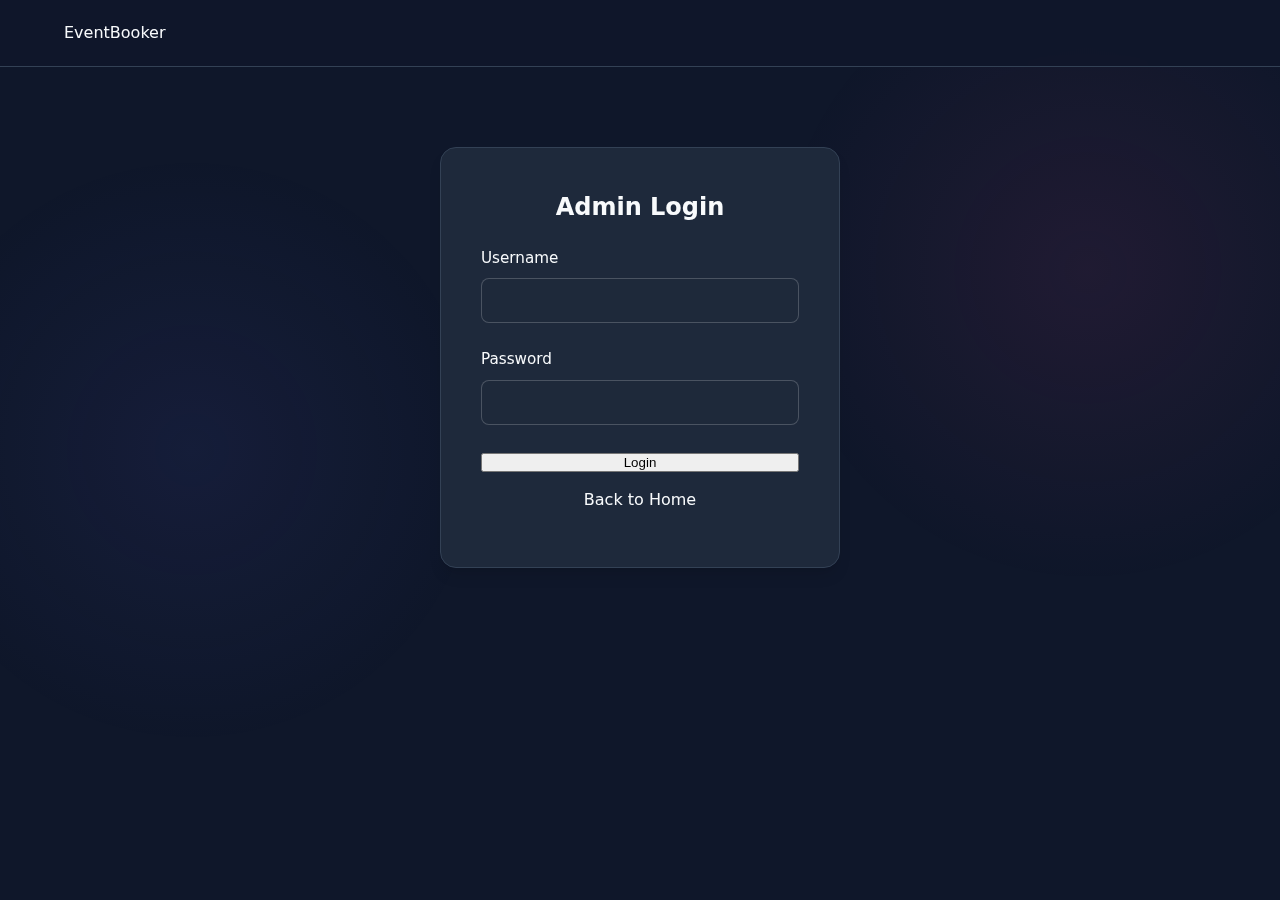
<file: admin-dashboard.html>
<!DOCTYPE html>
<html lang="en">

<head>
    <meta charset="UTF-8">
    <meta name="viewport" content="width=device-width, initial-scale=1.0">
    <title>Admin Dashboard - Event Booking System</title>
    <link rel="stylesheet" href="styles.css">
</head>

<body>
    <header>
        <div class="container">
            <nav>
                <div class="logo">EventBooker Admin</div>
                <div class="hamburger">
                    <span></span>
                    <span></span>
                    <span></span>
                </div>
                <ul class="nav-links">
                    <li><a href="index.html">View Site</a></li>
                    <li><a href="#" id="logout-btn">Logout</a></li>
                </ul>
            </nav>
        </div>
    </header>

    <main class="container">
        <div class="dashboard-header">
            <h2>Manage Events</h2>
            <button id="add-event-btn" class="btn">Add New Event</button>
        </div>

        <table class="admin-table">
            <thead>
                <tr>
                    <th>Title</th>
                    <th>Date</th>
                    <th>Venue</th>
                    <th>Actions</th>
                </tr>
            </thead>
            <tbody id="events-table-body">
                <!-- Events loaded via JS -->
            </tbody>
        </table>
    </main>

    <!-- Add/Edit Event Modal -->
    <div id="event-modal" class="modal">
        <div class="modal-content" style="max-width: 600px; text-align: left;">
            <h2 id="modal-title" style="margin-bottom: 20px;">Add Event</h2>
            <form id="event-form">
                <input type="hidden" id="event-id">

                <div class="form-group">
                    <label for="title">Event Title</label>
                    <input type="text" id="title" required>
                </div>

                <div class="form-group">
                    <label for="date">Date & Time</label>
                    <input type="datetime-local" id="date" required>
                </div>

                <div class="form-group">
                    <label for="venue">Venue</label>
                    <input type="text" id="venue" required>
                </div>

                <div class="form-group">
                    <label for="price">Price ($)</label>
                    <input type="number" id="price" min="0" required>
                </div>

                <div class="form-group">
                    <label for="description">Description</label>
                    <textarea id="description" rows="4" required></textarea>
                </div>

                <div class="form-group">
                    <label for="image">Image Emoji/Icon</label>
                    <input type="text" id="image" placeholder="e.g. 🎸" required>
                </div>

                <div style="text-align: right;">
                    <button type="button" class="btn btn-secondary" id="cancel-modal">Cancel</button>
                    <button type="submit" class="btn">Save Event</button>
                </div>
            </form>
        </div>
    </div>

    <script src="script.js"></script>
    <script src="admin.js"></script>
</body>

</html>
</file>
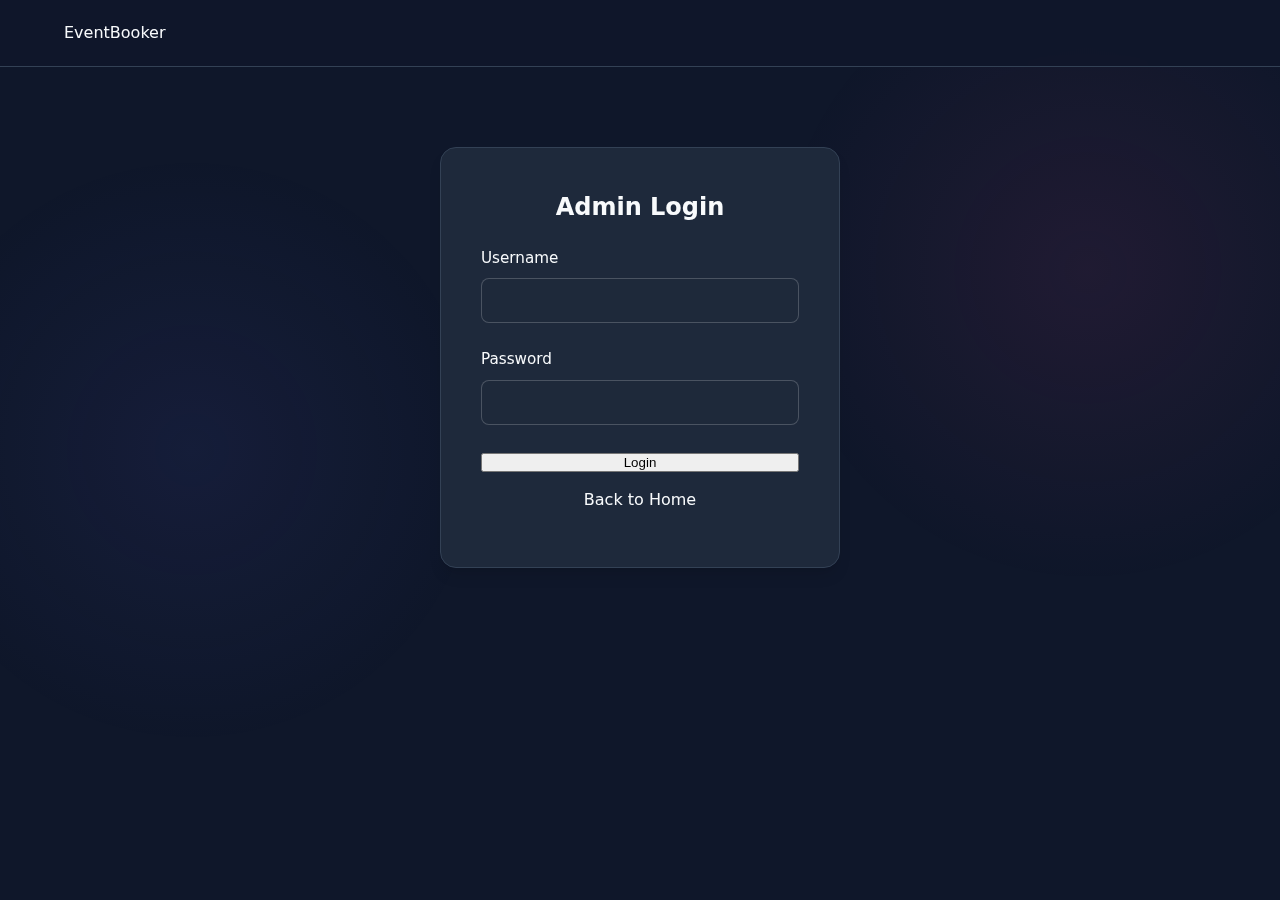
<file: admin.html>
<!DOCTYPE html>
<html lang="en">

<head>
    <meta charset="UTF-8">
    <meta name="viewport" content="width=device-width, initial-scale=1.0">
    <title>Admin Login - Event Booking System</title>
    <link rel="stylesheet" href="styles.css">
</head>

<body>
    <header>
        <div class="container">
            <a href="index.html" class="logo">EventBooker</a>
        </div>
    </header>

    <main class="container">
        <div class="form-container" style="max-width: 400px; margin-top: 80px;">
            <h2 style="text-align: center; margin-bottom: 20px;">Admin Login</h2>
            <form id="login-form">
                <div class="form-group">
                    <label for="username">Username</label>
                    <input type="text" id="username" required>
                </div>
                <div class="form-group">
                    <label for="password">Password</label>
                    <input type="password" id="password" required>
                </div>
                <button type="submit" class="btn" style="width: 100%; margin-bottom: 15px;">Login</button>
                <a href="index.html" class="btn btn-secondary"
                    style="width: 100%; text-align: center; display: block;">Back to Home</a>
                <p id="login-error" style="color: #ef4444; margin-top: 15px; text-align: center;"></p>
            </form>
        </div>
    </main>

    <script src="script.js"></script>
    <script src="admin.js"></script>
</body>

</html>
</file>
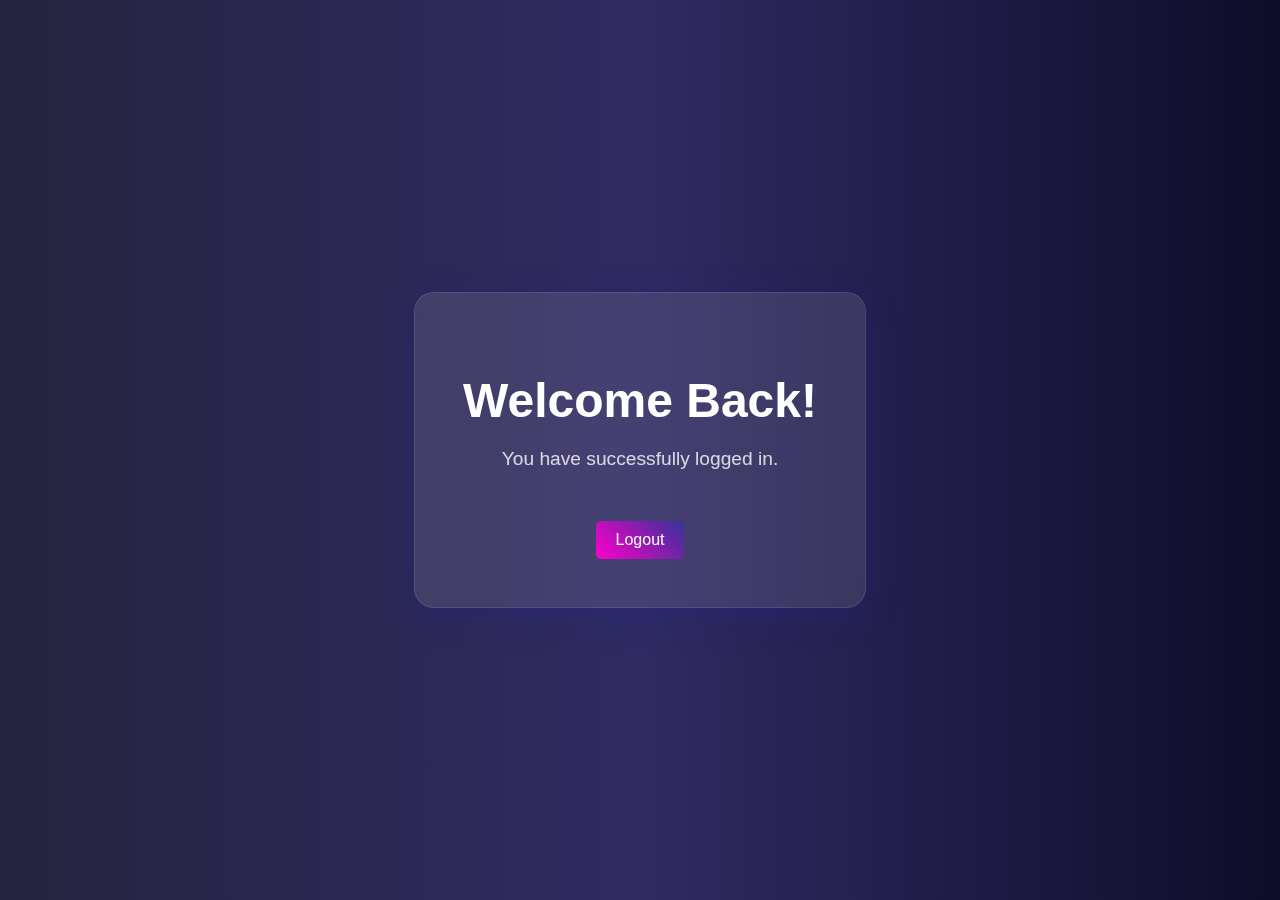
<file: dashboard.html>
<!DOCTYPE html>
<html lang="en">

<head>
    <meta charset="UTF-8">
    <meta name="viewport" content="width=device-width, initial-scale=1.0">
    <title>Dashboard</title>
    <style>
        body {
            margin: 0;
            padding: 0;
            font-family: 'Segoe UI', Tahoma, Geneva, Verdana, sans-serif;
            background: #0f0c29;
            background: linear-gradient(to right, #24243e, #302b63, #0f0c29);
            color: white;
            display: flex;
            justify-content: center;
            align-items: center;
            height: 100vh;
            overflow: hidden;
        }

        .container {
            text-align: center;
            background: rgba(255, 255, 255, 0.1);
            backdrop-filter: blur(10px);
            padding: 3rem;
            border-radius: 20px;
            border: 1px solid rgba(255, 255, 255, 0.1);
            box-shadow: 0 8px 32px 0 rgba(31, 38, 135, 0.37);
            animation: fadeIn 1s ease-out;
        }

        h1 {
            font-size: 3rem;
            margin-bottom: 1rem;
        }

        p {
            font-size: 1.2rem;
            opacity: 0.8;
        }

        .btn {
            margin-top: 2rem;
            padding: 10px 20px;
            background: linear-gradient(45deg, #ff00cc, #333399);
            border: none;
            border-radius: 5px;
            color: white;
            cursor: pointer;
            font-size: 1rem;
            transition: transform 0.3s ease;
            text-decoration: none;
            display: inline-block;
        }

        .btn:hover {
            transform: scale(1.05);
        }

        @keyframes fadeIn {
            from {
                opacity: 0;
                transform: translateY(20px);
            }

            to {
                opacity: 1;
                transform: translateY(0);
            }
        }
    </style>
</head>

<body>
    <div class="container">
        <h1>Welcome Back!</h1>
        <p>You have successfully logged in.</p>
        <a href="login.html" class="btn">Logout</a>
    </div>
</body>

</html>
</file>
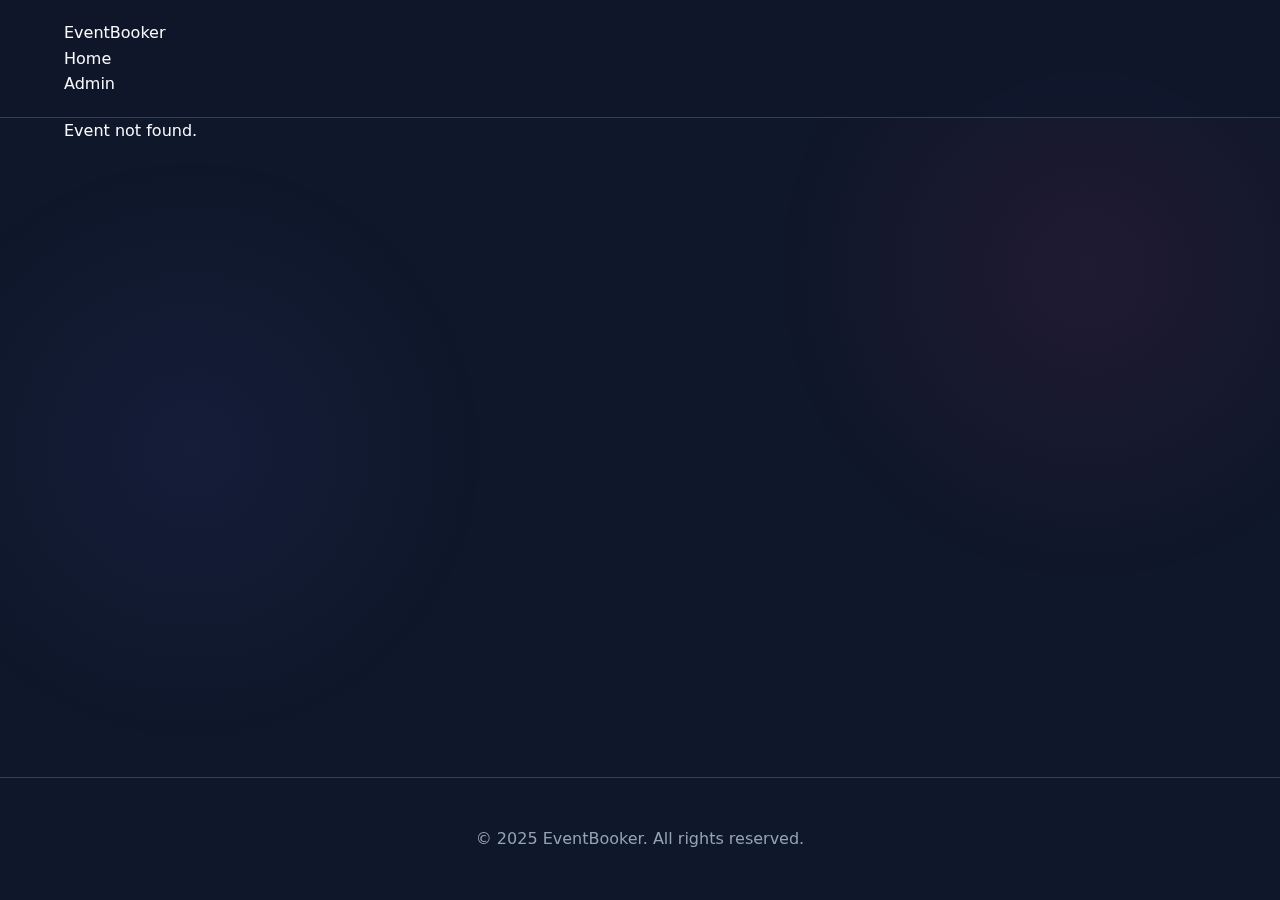
<file: event-details.html>
<!DOCTYPE html>
<html lang="en">

<head>
    <meta charset="UTF-8">
    <meta name="viewport" content="width=device-width, initial-scale=1.0">
    <title>Event Details - Event Booking System</title>
    <link rel="stylesheet" href="styles.css">
</head>

<body>
    <header>
        <div class="container">
            <nav>
                <div class="logo">EventBooker</div>
                <div class="hamburger">
                    <span></span>
                    <span></span>
                    <span></span>
                </div>
                <ul class="nav-links">
                    <li><a href="index.html">Home</a></li>
                    <li><a href="admin.html">Admin</a></li>
                </ul>
            </nav>
        </div>
    </header>

    <main class="container" id="event-details-content">
        <!-- Content loaded via JS -->
        <p>Loading event details...</p>
    </main>

    <footer>
        <div class="container">
            <p>&copy; 2025 EventBooker. All rights reserved.</p>
        </div>
    </footer>

    <script src="script.js"></script>
</body>

</html>
</file>
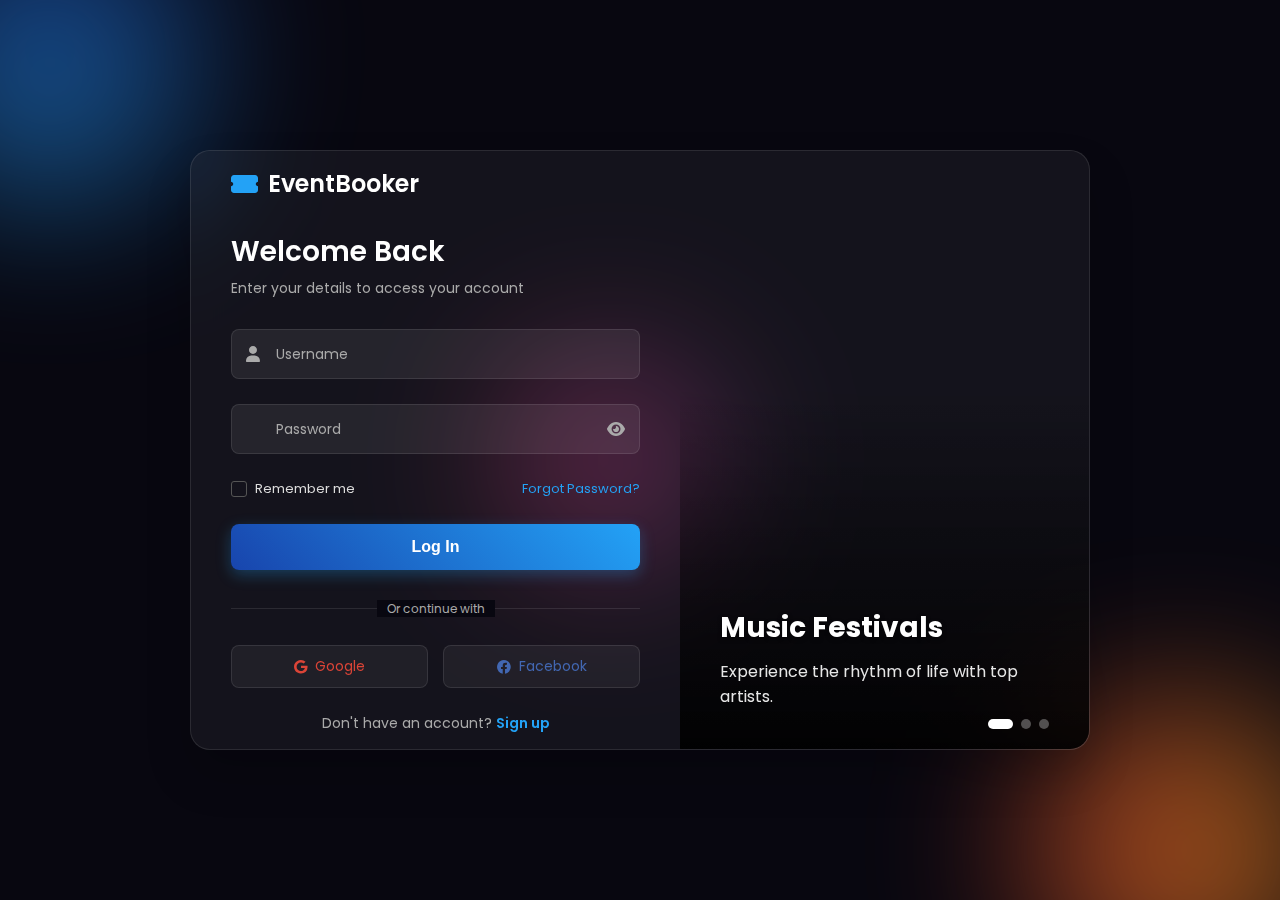
<file: login.html>
<!DOCTYPE html>
<html lang="en">

<head>
    <meta charset="UTF-8">
    <meta name="viewport" content="width=device-width, initial-scale=1.0">
    <title>Login - Event Booking</title>
    <link rel="stylesheet" href="login-style.css">
    <link href="https://fonts.googleapis.com/css2?family=Poppins:wght@300;400;600&display=swap" rel="stylesheet">
    <link rel="stylesheet" href="https://cdnjs.cloudflare.com/ajax/libs/font-awesome/6.0.0/css/all.min.css">
</head>

<body>
    <div class="background">
        <div class="shape"></div>
        <div class="shape"></div>
        <div class="shape"></div>
    </div>

    <div class="main-container">
        <div class="login-container">
            <form class="login-form" id="loginForm">
                <div class="logo-area">
                    <i class="fas fa-ticket-alt"></i> EventBooker
                </div>
                <h3>Welcome Back</h3>
                <p class="subtitle">Enter your details to access your account</p>

                <div class="input-group">
                    <input type="text" id="username" required>
                    <label for="username">Username</label>
                    <i class="fas fa-user"></i>
                </div>

                <div class="input-group">
                    <input type="password" id="password" required>
                    <label for="password">Password</label>
                    <i class="fas fa-eye" id="togglePassword"></i>
                </div>

                <div class="options">
                    <label class="remember-me">
                        <input type="checkbox">
                        <span class="checkmark-box"></span>
                        Remember me
                    </label>
                    <a href="#" class="forgot-pass">Forgot Password?</a>
                </div>

                <button type="submit" id="loginBtn">
                    <span class="btn-text">Log In</span>
                    <div class="loader"></div>
                </button>

                <div class="divider">
                    <span>Or continue with</span>
                </div>

                <div class="social">
                    <div class="go"><i class="fab fa-google"></i> Google</div>
                    <div class="fb"><i class="fab fa-facebook"></i> Facebook</div>
                </div>

                <p class="signup-link">Don't have an account? <a href="#">Sign up</a></p>
            </form>
        </div>

        <div class="ads-container">
            <div class="carousel">
                <div class="slide active"
                    style="background-image: url('https://images.unsplash.com/photo-1492684223066-81342ee5ff30?ixlib=rb-1.2.1&auto=format&fit=crop&w=1000&q=80');">
                    <div class="slide-content">
                        <h2>Music Festivals</h2>
                        <p>Experience the rhythm of life with top artists.</p>
                    </div>
                </div>
                <div class="slide"
                    style="background-image: url('https://images.unsplash.com/photo-1540039155733-5bb30b53aa14?ixlib=rb-1.2.1&auto=format&fit=crop&w=1000&q=80');">
                    <div class="slide-content">
                        <h2>Concerts & Live Shows</h2>
                        <p>Unforgettable nights with your favorite bands.</p>
                    </div>
                </div>
                <div class="slide"
                    style="background-image: url('https://images.unsplash.com/photo-1514525253440-b393452e3383?ixlib=rb-1.2.1&auto=format&fit=crop&w=1000&q=80');">
                    <div class="slide-content">
                        <h2>Nightlife & Parties</h2>
                        <p>Join the most exclusive parties in town.</p>
                    </div>
                </div>
            </div>
            <div class="carousel-indicators">
                <span class="indicator active" data-slide="0"></span>
                <span class="indicator" data-slide="1"></span>
                <span class="indicator" data-slide="2"></span>
            </div>
        </div>
    </div>

    <!-- Success Overlay -->
    <div class="success-overlay" id="successOverlay">
        <div class="checkmark-wrapper">
            <svg class="checkmark" xmlns="http://www.w3.org/2000/svg" viewBox="0 0 52 52">
                <circle class="checkmark__circle" cx="26" cy="26" r="25" fill="none" />
                <path class="checkmark__check" fill="none" d="M14.1 27.2l7.1 7.2 16.7-16.8" />
            </svg>
        </div>
        <h2>Login Successful!</h2>
        <p>Redirecting to Home...</p>
    </div>

    <script src="login-script.js"></script>
</body>

</html>
</file>
<file: styles.css>
:root {
    --primary: #6366f1;
    --primary-dark: #4f46e5;
    --secondary: #ec4899;
    --bg-color: #0f172a;
    --surface: #1e293b;
    --surface-hover: #334155;
    --text-main: #f8fafc;
    --text-muted: #94a3b8;
    --border: #334155;
    --shadow-sm: 0 1px 2px 0 rgb(0 0 0 / 0.05);
    --shadow-lg: 0 10px 15px -3px rgb(0 0 0 / 0.1), 0 4px 6px -4px rgb(0 0 0 / 0.1);
    --radius: 16px;
    --transition: all 0.2s cubic-bezier(0.4, 0, 0.2, 1);
    --gradient-primary: linear-gradient(135deg, #6366f1 0%, #ec4899 100%);
    --gradient-hero: linear-gradient(to right, #818cf8, #c084fc, #f472b6);
}

* {
    margin: 0;
    padding: 0;
    box-sizing: border-box;
}

body {
    font-family: 'Outfit', system-ui, -apple-system, sans-serif;
    background-color: var(--bg-color);
    color: var(--text-main);
    line-height: 1.6;
    min-height: 100vh;
    display: flex;
    flex-direction: column;
}

a {
    text-decoration: none;
    color: inherit;
    transition: var(--transition);
}

ul {
    list-style: none;
}

.container {
    max-width: 1200px;
    margin: 0 auto;
    padding: 0 24px;
    width: 100%;
}

/* Header */
header {
    position: sticky;
    top: 0;
    z-index: 1000;
    padding: 1.25rem 0;
    background: rgba(15, 23, 42, 0.8);
    backdrop-filter: blur(12px);
    border-bottom: 1px solid var(--border);
}

header .container {
    display: flex;
    justify-content: space-between;
}

.hero p {
    font-size: 1.25rem;
    color: var(--text-muted);
    margin-bottom: 2.5rem;
    animation: fadeInUp 0.8s ease-out 0.2s backwards;
}

/* Search & Filter */
.search-container {
    display: flex;
    gap: 1rem;
    max-width: 600px;
    margin: 0 auto 4rem;
    animation: fadeInUp 0.8s ease-out 0.4s backwards;
}

.search-input {
    flex: 1;
    padding: 12px 20px;
    border-radius: 9999px;
    border: 1px solid var(--border);
    background: var(--surface);
    color: var(--text-main);
    font-size: 1rem;
    transition: var(--transition);
}

.search-input:focus {
    outline: none;
    border-color: var(--primary);
    box-shadow: 0 0 0 2px rgba(99, 102, 241, 0.2);
}

.filter-select {
    padding: 12px 20px;
    border-radius: 9999px;
    border: 1px solid var(--border);
    background: var(--surface);
    color: var(--text-main);
    font-size: 1rem;
    cursor: pointer;
    transition: var(--transition);
}

.filter-select:focus {
    outline: none;
    border-color: var(--primary);
}

/* Event Grid */
.events-grid {
    display: grid;
    grid-template-columns: repeat(auto-fill, minmax(320px, 1fr));
    gap: 2rem;
    padding-bottom: 4rem;
}

.event-card {
    background: var(--surface);
    border-radius: var(--radius);
    overflow: hidden;
    border: 1px solid var(--border);
    transition: var(--transition);
    display: flex;
    flex-direction: column;
    height: 100%;
}

.event-card:hover {
    transform: translateY(-4px);
    border-color: var(--primary);
    box-shadow: var(--shadow-lg);
}

.event-image {
    height: 200px;
    background: #1e1b4b;
    display: flex;
    align-items: center;
    justify-content: center;
    font-size: 4rem;
    position: relative;
}

.event-details {
    padding: 1.5rem;
    flex-grow: 1;
    display: flex;
    flex-direction: column;
}

.event-date {
    color: var(--primary);
    font-weight: 600;
    font-size: 0.875rem;
    text-transform: uppercase;
    letter-spacing: 0.05em;
    margin-bottom: 0.5rem;
}

.event-title {
    font-size: 1.25rem;
    font-weight: 700;
    margin-bottom: 0.5rem;
    line-height: 1.4;
    color: var(--text-main);
}

.event-venue {
    display: flex;
    align-items: center;
    gap: 0.5rem;
    color: var(--text-muted);
    font-size: 0.9rem;
    margin-bottom: 1rem;
}

.event-description {
    color: var(--text-muted);
    margin-bottom: 1.5rem;
    flex-grow: 1;
    font-size: 0.95rem;
    display: -webkit-box;
    -webkit-line-clamp: 3;
    -webkit-box-orient: vertical;
    overflow: hidden;
}

/* Forms */
.form-container,
.booking-container {
    max-width: 500px;
    margin: 4rem auto;
    padding: 2.5rem;
    background: var(--surface);
    border-radius: var(--radius);
    border: 1px solid var(--border);
    box-shadow: var(--shadow-lg);
    animation: fadeInUp 0.4s ease-out;
}

.form-group {
    margin-bottom: 1.5rem;
}

.form-group label {
    display: block;
    margin-bottom: 0.5rem;
    font-weight: 500;
    color: var(--text-main);
    font-size: 0.95rem;
}

.form-group input,
.form-group textarea,
.form-group select {
    width: 100%;
    padding: 0.75rem 1rem;
    border: 1px solid var(--border);
    border-radius: 8px;
    font-family: inherit;
    font-size: 1rem;
    transition: var(--transition);
    background: var(--bg-color);
    color: var(--text-main);
}

.form-group input:focus,
.form-group textarea:focus {
    outline: none;
    border-color: var(--primary);
    box-shadow: 0 0 0 2px rgba(99, 102, 241, 0.2);
}

/* Admin Dashboard */
.dashboard-header {
    display: flex;
    justify-content: space-between;
    align-items: center;
    margin: 3rem 0 2rem;
}

.admin-table {
    width: 100%;
    border-collapse: separate;
    border-spacing: 0;
    background: var(--surface);
    border-radius: var(--radius);
    overflow: hidden;
    border: 1px solid var(--border);
    margin-bottom: 3rem;
}

.admin-table th {
    background: var(--surface-hover);
    padding: 1rem 1.5rem;
    text-align: left;
    font-weight: 600;
    color: var(--text-muted);
    text-transform: uppercase;
    font-size: 0.75rem;
    letter-spacing: 0.05em;
    border-bottom: 1px solid var(--border);
}

.admin-table td {
    padding: 1rem 1.5rem;
    border-bottom: 1px solid var(--border);
    color: var(--text-main);
}

.admin-table tr:last-child td {
    border-bottom: none;
}

.admin-table tr:hover td {
    background: var(--surface-hover);
}

/* Modals */
.modal {
    display: none;
    position: fixed;
    inset: 0;
    background: rgba(0, 0, 0, 0.6);
    backdrop-filter: blur(4px);
    z-index: 2000;
    align-items: center;
    justify-content: center;
    opacity: 0;
    transition: opacity 0.2s ease;
}

.modal.show {
    opacity: 1;
}

.modal-content {
    background: var(--surface);
    padding: 2.5rem;
    border-radius: 24px;
    width: 90%;
    max-width: 500px;
    border: 1px solid var(--border);
    box-shadow: var(--shadow-lg);
    transform: scale(0.95);
    transition: var(--transition);
}

.modal.show .modal-content {
    transform: scale(1);
}

/* Mobile Menu */
.hamburger {
    display: none;
    cursor: pointer;
    z-index: 1001;
    width: 24px;
    height: 24px;
    position: relative;
    color: var(--text-main);
}

.hamburger span {
    display: block;
    width: 100%;
    height: 2px;
    background: currentColor;
    position: absolute;
    transition: var(--transition);
    border-radius: 2px;
}

.hamburger span:nth-child(1) {
    top: 6px;
}

.hamburger span:nth-child(2) {
    top: 11px;
}

.hamburger span:nth-child(3) {
    top: 16px;
}

.hamburger.active span:nth-child(1) {
    transform: rotate(45deg);
    top: 11px;
}

.hamburger.active span:nth-child(2) {
    opacity: 0;
}

.hamburger.active span:nth-child(3) {
    transform: rotate(-45deg);
    top: 11px;
}

/* Animations */
@keyframes fadeInUp {
    from {
        opacity: 0;
        transform: translateY(20px);
    }

    to {
        opacity: 1;
        transform: translateY(0);
    }
}

/* Footer */
footer {
    margin-top: auto;
    padding: 3rem 0;
    text-align: center;
    color: var(--text-muted);
    border-top: 1px solid var(--border);
}

/* Responsive */
@media (max-width: 768px) {
    .hero h1 {
        font-size: 2.5rem;
    }

    .hamburger {
        display: block;
    }

    .nav-links {
        position: fixed;
        top: 0;
        left: 0;
        width: 100%;
        height: 100vh;
        background: var(--bg-color);
        flex-direction: column;
        justify-content: center;
        transform: translateX(100%);
        transition: transform 0.3s ease;
        border-left: 1px solid var(--border);
    }

    .nav-links.active {
        transform: translateX(0);
    }

    .nav-links a {
        font-size: 1.25rem;
    }

    .form-container,
    .booking-container {
        padding: 1.5rem;
        margin: 2rem 1rem;
    }

    .admin-table {
        display: block;
        overflow-x: auto;
    }

    .search-container {
        flex-direction: column;
        padding: 0 1rem;
    }

    .search-container {
        flex-direction: column;
        padding: 0 1rem;
    }
}

/* Ads Ticker */
.ticker-wrap {
    width: 100%;
    overflow: hidden;
    background: linear-gradient(90deg, var(--primary) 0%, var(--secondary) 100%);
    color: white;
    padding: 12px 0;
    white-space: nowrap;
    position: relative;
    z-index: 900;
    box-shadow: 0 4px 10px rgba(0, 0, 0, 0.1);
}

.ticker {
    display: inline-block;
    animation: marquee 25s linear infinite;
    padding-left: 100%;
    font-weight: 600;
    letter-spacing: 0.05em;
}

.ticker-item {
    display: inline-block;
    padding: 0 2rem;
    font-size: 1rem;
}

@keyframes marquee {
    0% {
        transform: translateX(0);
    }

    100% {
        transform: translateX(-100%);
    }
}

/* Global Background Animation */
body::before {
    content: '';
    position: fixed;
    top: 0;
    left: 0;
    width: 100%;
    height: 100%;
    background:
        radial-gradient(circle at 15% 50%, rgba(99, 102, 241, 0.08) 0%, transparent 25%),
        radial-gradient(circle at 85% 30%, rgba(236, 72, 153, 0.08) 0%, transparent 25%);
    z-index: -1;
    animation: float 20s ease-in-out infinite alternate;
    pointer-events: none;
}

@keyframes float {
    0% {
        transform: translate(0, 0) scale(1);
    }

    50% {
        transform: translate(-20px, 20px) scale(1.1);
    }

    100% {
        transform: translate(20px, -20px) scale(1);
    }
}

/* Input Visibility Fix */
.form-group input,
.form-group textarea,
.form-group select {
    background-color: rgba(30, 41, 59, 0.8);
    /* Darker surface */
    color: #ffffff;
    border: 1px solid rgba(255, 255, 255, 0.2);
}

.form-group textarea::placeholder,
.form-group select::placeholder {
    height: 24px;
    position: relative;
    color: var(--text-main);
}

.hamburger span {
    display: block;
    width: 100%;
    height: 2px;
    background: currentColor;
    position: absolute;
    transition: var(--transition);
    border-radius: 2px;
}

.hamburger span:nth-child(1) {
    top: 6px;
}

.hamburger span:nth-child(2) {
    top: 11px;
}

.hamburger span:nth-child(3) {
    top: 16px;
}

.hamburger.active span:nth-child(1) {
    transform: rotate(45deg);
    top: 11px;
}

.hamburger.active span:nth-child(2) {
    opacity: 0;
}

.hamburger.active span:nth-child(3) {
    transform: rotate(-45deg);
    top: 11px;
}

/* Animations */
@keyframes fadeInUp {
    from {
        opacity: 0;
        transform: translateY(20px);
    }

    to {
        opacity: 1;
        transform: translateY(0);
    }
}

/* Footer */
footer {
    margin-top: auto;
    padding: 3rem 0;
    text-align: center;
    color: var(--text-muted);
    border-top: 1px solid var(--border);
}

/* Responsive */
@media (max-width: 768px) {
    .hero h1 {
        font-size: 2.5rem;
    }

    .hamburger {
        display: block;
    }

    .nav-links {
        position: fixed;
        top: 0;
        left: 0;
        width: 100%;
        height: 100vh;
        background: var(--bg-color);
        flex-direction: column;
        justify-content: center;
        transform: translateX(100%);
        transition: transform 0.3s ease;
        border-left: 1px solid var(--border);
    }

    .nav-links.active {
        transform: translateX(0);
    }

    .nav-links a {
        font-size: 1.25rem;
    }

    .form-container,
    .booking-container {
        padding: 1.5rem;
        margin: 2rem 1rem;
    }

    .admin-table {
        display: block;
        overflow-x: auto;
    }

    .search-container {
        flex-direction: column;
        padding: 0 1rem;
    }

    .search-container {
        flex-direction: column;
        padding: 0 1rem;
    }
}

/* Ads Ticker */
.ticker-wrap {
    width: 100%;
    overflow: hidden;
    background: linear-gradient(90deg, var(--primary) 0%, var(--secondary) 100%);
    color: white;
    padding: 12px 0;
    white-space: nowrap;
    position: relative;
    z-index: 900;
    box-shadow: 0 4px 10px rgba(0, 0, 0, 0.1);
}

.ticker {
    display: inline-block;
    animation: marquee 25s linear infinite;
    padding-left: 100%;
    font-weight: 600;
    letter-spacing: 0.05em;
}

.ticker-item {
    display: inline-block;
    padding: 0 2rem;
    font-size: 1rem;
}

border-radius: 999px;
font-size: 0.75rem;
font-weight: 700;
text-transform: uppercase;
margin-bottom: 0.5rem;
}

.offer-content h3 {
    font-size: 1.5rem;
    margin-bottom: 0.5rem;
}

.offer-content p {
    font-size: 0.95rem;
    opacity: 0.9;
}

/* Why Choose Us */
.features-section {
    padding: 6rem 0;
    background: rgba(255, 255, 255, 0.02);
}

.features-grid {
    display: grid;
    grid-template-columns: repeat(auto-fit, minmax(250px, 1fr));
    gap: 3rem;
    text-align: center;
}

.feature-item {
    padding: 2rem;
    background: var(--surface);
    border-radius: var(--radius);
    border: 1px solid var(--border);
    transition: var(--transition);
}

.feature-item:hover {
    transform: translateY(-5px);
    border-color: var(--primary);
}

.feature-icon {
    font-size: 3rem;
    margin-bottom: 1.5rem;
    display: inline-block;
}

.feature-item h3 {
    font-size: 1.25rem;
    margin-bottom: 1rem;
    color: var(--text-main);
}

.feature-item p {
    color: var(--text-muted);
    font-size: 0.95rem;
}

/* Testimonials */
.testimonials-section {
    padding: 6rem 0;
}

.testimonials-grid {
    display: grid;
    grid-template-columns: repeat(auto-fit, minmax(300px, 1fr));
    gap: 2rem;
}

.testimonial-card {
    background: var(--surface);
    padding: 2rem;
    border-radius: var(--radius);
    border: 1px solid var(--border);
    position: relative;
}

.testimonial-text {
    font-style: italic;
    color: var(--text-muted);
    margin-bottom: 1.5rem;
    font-size: 1.05rem;
}

.testimonial-author {
    display: flex;
    align-items: center;
    gap: 1rem;
}

.author-avatar {
    width: 50px;
    height: 50px;
    border-radius: 50%;
    object-fit: cover;
    border: 2px solid var(--primary);
}

.author-info h4 {
    color: var(--text-main);
    font-size: 1rem;
}

.author-info span {
    color: var(--text-muted);
    font-size: 0.85rem;
}

/* Newsletter */
.newsletter-section {
    padding: 6rem 0;
    text-align: center;
    background: linear-gradient(to right, rgba(99, 102, 241, 0.1), rgba(236, 72, 153, 0.1));
    border-top: 1px solid var(--border);
    border-bottom: 1px solid var(--border);
}

.newsletter-content {
    max-width: 600px;
    margin: 0 auto;
}

.newsletter-content h2 {
    font-size: 2.5rem;
    margin-bottom: 1rem;
    color: var(--text-main);
}

.newsletter-content p {
    color: var(--text-muted);
    margin-bottom: 2rem;
    font-size: 1.1rem;
}

.newsletter-form {
    display: flex;
    gap: 1rem;
}

.newsletter-input {
    flex: 1;
    padding: 12px 20px;
    border-radius: 9999px;
    border: 1px solid var(--border);
    background: var(--surface);
    color: var(--text-main);
    font-size: 1rem;
}

.newsletter-input:focus {
    outline: none;
    border-color: var(--primary);
}

@media (max-width: 600px) {
    .newsletter-form {
        flex-direction: column;
    }

    .newsletter-input {
        width: 100%;
    }
}

.offer-card:hover {
    transform: translateY(-5px);
    box-shadow: 0 20px 25px -5px rgba(0, 0, 0, 0.2);
}

.offer-image {
    width: 100%;
    height: 100%;
    object-fit: cover;
    transition: transform 0.5s ease;
}

.offer-card:hover .offer-image {
    transform: scale(1.1);
}

.offer-content {
    position: absolute;
    bottom: 0;
    left: 0;
    width: 100%;
    padding: 2rem;
    background: linear-gradient(to top, rgba(0, 0, 0, 0.9), transparent);
    color: white;
}

.offer-tag {
    display: inline-block;
    padding: 4px 12px;
    background: var(--secondary);
    border-radius: 999px;
    font-size: 0.75rem;
    font-weight: 700;
    text-transform: uppercase;
    margin-bottom: 0.5rem;
}

.offer-content h3 {
    font-size: 1.5rem;
    margin-bottom: 0.5rem;
}

.offer-content p {
    font-size: 0.95rem;
    opacity: 0.9;
}

/* Why Choose Us */
.features-section {
    padding: 6rem 0;
    background: rgba(255, 255, 255, 0.02);
}

.features-grid {
    display: grid;
    grid-template-columns: repeat(auto-fit, minmax(250px, 1fr));
    gap: 3rem;
    text-align: center;
}

.feature-item {
    padding: 2rem;
    background: var(--surface);
    border-radius: var(--radius);
    border: 1px solid var(--border);
    transition: var(--transition);
}

.feature-item:hover {
    transform: translateY(-5px);
    border-color: var(--primary);
}

.feature-icon {
    font-size: 3rem;
    margin-bottom: 1.5rem;
    display: inline-block;
}

.feature-item h3 {
    font-size: 1.25rem;
    margin-bottom: 1rem;
    color: var(--text-main);
}

.feature-item p {
    color: var(--text-muted);
    font-size: 0.95rem;
}

/* Testimonials */
.testimonials-section {
    padding: 6rem 0;
}

.testimonials-grid {
    display: grid;
    grid-template-columns: repeat(auto-fit, minmax(300px, 1fr));
    gap: 2rem;
}

.testimonial-card {
    background: var(--surface);
    padding: 2rem;
    border-radius: var(--radius);
    border: 1px solid var(--border);
    position: relative;
}

.testimonial-text {
    font-style: italic;
    color: var(--text-muted);
    margin-bottom: 1.5rem;
    font-size: 1.05rem;
}

.testimonial-author {
    display: flex;
    align-items: center;
    gap: 1rem;
}

.author-avatar {
    width: 50px;
    height: 50px;
    border-radius: 50%;
    object-fit: cover;
    border: 2px solid var(--primary);
}

.author-info h4 {
    color: var(--text-main);
    font-size: 1rem;
}

.author-info span {
    color: var(--text-muted);
    font-size: 0.85rem;
}

/* Newsletter */
.newsletter-section {
    padding: 6rem 0;
    text-align: center;
    background: linear-gradient(to right, rgba(99, 102, 241, 0.1), rgba(236, 72, 153, 0.1));
    border-top: 1px solid var(--border);
    border-bottom: 1px solid var(--border);
}

.newsletter-content {
    max-width: 600px;
    margin: 0 auto;
}

.newsletter-content h2 {
    font-size: 2.5rem;
    margin-bottom: 1rem;
    color: var(--text-main);
}

.newsletter-content p {
    color: var(--text-muted);
    margin-bottom: 2rem;
    font-size: 1.1rem;
}

.newsletter-form {
    display: flex;
    gap: 1rem;
}

.newsletter-input {
    flex: 1;
    padding: 12px 20px;
    border-radius: 9999px;
    border: 1px solid var(--border);
    background: var(--surface);
    color: var(--text-main);
    font-size: 1rem;
}

.newsletter-input:focus {
    outline: none;
    border-color: var(--primary);
}

@media (max-width: 600px) {
    .newsletter-form {
        flex-direction: column;
    }

    .newsletter-input {
        width: 100%;
    }

    .newsletter-form button {
        width: 100%;
    }
}

/* --- Hero Carousel Styles --- */
.hero-carousel-container {
    position: relative;
    width: 100%;
    height: 600px;
    overflow: hidden;
    margin-bottom: 4rem;
}

.hero-carousel {
    width: 100%;
    height: 100%;
    position: relative;
}

.hero-slide {
    position: absolute;
    top: 0;
    left: 0;
    width: 100%;
    height: 100%;
    background-size: cover;
    background-position: center;
    opacity: 0;
    transition: opacity 1s ease-in-out, transform 6s linear;
    /* Add transform transition */
    transform: scale(1);
    display: flex;
    align-items: center;
    justify-content: center;
    text-align: center;
}

.hero-slide.active {
    opacity: 1;
    z-index: 1;
    transform: scale(1.05);
    /* Zoom effect */
}

.hero-overlay {
    position: absolute;
    top: 0;
    left: 0;
    width: 100%;
    height: 100%;
    background: linear-gradient(to bottom, rgba(0, 0, 0, 0.3), rgba(0, 0, 0, 0.7));
    /* Gradient like login */
    z-index: 1;
}

.hero-content {
    position: relative;
    z-index: 2;
    max-width: 800px;
    padding: 2rem;
    color: white;
    transform: translateY(30px);
    opacity: 0;
    transition: all 0.8s ease 0.3s;
}

.hero-slide.active .hero-content {
    transform: translateY(0);
    opacity: 1;
}

.hero-content h1 {
    font-size: 4rem;
    margin-bottom: 1.5rem;
    text-shadow: 0 4px 10px rgba(0, 0, 0, 0.5);
    font-weight: 800;
    line-height: 1.1;
}

.hero-content p {
    font-size: 1.5rem;
    margin-bottom: 2.5rem;
    text-shadow: 0 2px 5px rgba(0, 0, 0, 0.5);
    opacity: 0.9;
}

.btn-large {
    padding: 15px 40px;
    font-size: 1.2rem;
    background: var(--gradient-primary);
    border: none;
    color: white;
    border-radius: 50px;
    cursor: pointer;
    transition: transform 0.3s, box-shadow 0.3s;
    text-decoration: none;
    display: inline-block;
}

.btn-large:hover {
    transform: translateY(-3px);
    box-shadow: 0 10px 20px rgba(99, 102, 241, 0.4);
}

.hero-indicators {
    position: absolute;
    bottom: 30px;
    left: 50%;
    transform: translateX(-50%);
    display: flex;
    gap: 8px;
    /* Reduced gap */
    z-index: 10;
}

.hero-indicator {
    width: 10px;
    height: 10px;
    border-radius: 50%;
    background: rgba(255, 255, 255, 0.3);
    cursor: pointer;
    transition: all 0.3s;
}

.hero-indicator.active {
    background: white;
    width: 25px;
    /* Pill shape like login */
    border-radius: 5px;
    transform: none;
}

.hero-control {
    position: absolute;
    top: 50%;
    transform: translateY(-50%);
    background: rgba(255, 255, 255, 0.1);
    border: 1px solid rgba(255, 255, 255, 0.2);
    color: white;
    width: 50px;
    height: 50px;
    border-radius: 50%;
    display: flex;
    align-items: center;
    justify-content: center;
    cursor: pointer;
    z-index: 10;
    transition: all 0.3s;
    backdrop-filter: blur(5px);
}

.hero-control:hover {
    background: rgba(255, 255, 255, 0.3);
}

.hero-control.prev {
    left: 20px;
}

.hero-control.next {
    right: 20px;
}

@media (max-width: 768px) {
    .hero-carousel-container {
        height: 500px;
    }

    .hero-content h1 {
        font-size: 2.5rem;
    }

    .hero-content p {
        font-size: 1.1rem;
    }

    .hero-control {
        display: none;
    }

    /* Hide arrows on mobile */
}
</file>
<file: login-style.css>
*,
*:before,
*:after {
    padding: 0;
    margin: 0;
    box-sizing: border-box;
}

body {
    background-color: #080710;
    font-family: 'Poppins', sans-serif;
    height: 100vh;
    width: 100vw;
    overflow: hidden;
    display: flex;
    justify-content: center;
    align-items: center;
    position: relative;
}

/* Animated Background Shapes */
.background {
    width: 100vw;
    height: 100vh;
    position: absolute;
    top: 0;
    left: 0;
    z-index: -1;
    overflow: hidden;
}

.background .shape {
    height: 300px;
    width: 300px;
    position: absolute;
    border-radius: 50%;
    filter: blur(80px);
    opacity: 0.6;
}

.shape:nth-child(1) {
    background: linear-gradient(#1845ad, #23a2f6);
    left: -100px;
    top: -100px;
    animation: float 8s ease-in-out infinite;
}

.shape:nth-child(2) {
    background: linear-gradient(to right, #ff512f, #f09819);
    right: -50px;
    bottom: -100px;
    animation: float 10s ease-in-out infinite reverse;
}

.shape:nth-child(3) {
    background: linear-gradient(to right, #cc2b5e, #753a88);
    left: 40%;
    top: 40%;
    width: 200px;
    height: 200px;
    animation: float 12s ease-in-out infinite 2s;
}

@keyframes float {
    0% {
        transform: translate(0, 0) rotate(0deg);
    }

    33% {
        transform: translate(30px, -50px) rotate(10deg);
    }

    66% {
        transform: translate(-20px, 20px) rotate(-5deg);
    }

    100% {
        transform: translate(0, 0) rotate(0deg);
    }
}

/* Main Container (Split Screen) */
.main-container {
    display: flex;
    width: 900px;
    height: 600px;
    background: rgba(255, 255, 255, 0.05);
    backdrop-filter: blur(20px);
    border-radius: 20px;
    border: 1px solid rgba(255, 255, 255, 0.1);
    box-shadow: 0 25px 45px rgba(0, 0, 0, 0.2);
    overflow: hidden;
}

/* Left Side: Login Form */
.login-container {
    flex: 1;
    padding: 40px;
    display: flex;
    flex-direction: column;
    justify-content: center;
    position: relative;
    z-index: 2;
}

.logo-area {
    font-size: 24px;
    font-weight: 600;
    color: #fff;
    margin-bottom: 30px;
    display: flex;
    align-items: center;
    gap: 10px;
}

.logo-area i {
    color: #23a2f6;
}

.login-form h3 {
    font-size: 28px;
    font-weight: 600;
    color: #ffffff;
    margin-bottom: 5px;
}

.subtitle {
    color: #aaa;
    font-size: 14px;
    margin-bottom: 30px;
}

.input-group {
    position: relative;
    margin-bottom: 25px;
}

.input-group input {
    display: block;
    height: 50px;
    width: 100%;
    background-color: rgba(255, 255, 255, 0.07);
    border-radius: 8px;
    padding: 0 15px 0 45px;
    /* Space for icon */
    font-size: 14px;
    color: #ffffff;
    border: 1px solid rgba(255, 255, 255, 0.1);
    outline: none;
    transition: all 0.3s ease;
}

.input-group input:focus {
    background-color: rgba(255, 255, 255, 0.12);
    border-color: #23a2f6;
    box-shadow: 0 0 15px rgba(35, 162, 246, 0.2);
}

.input-group label {
    position: absolute;
    top: 50%;
    left: 45px;
    transform: translateY(-50%);
    font-size: 14px;
    color: #aaa;
    pointer-events: none;
    transition: all 0.3s ease;
}

.input-group input:focus~label,
.input-group input:valid~label {
    top: -10px;
    left: 10px;
    font-size: 12px;
    color: #23a2f6;
    background: #080710;
    /* Match bg to hide line */
    padding: 0 5px;
}

.input-group>i {
    position: absolute;
    top: 50%;
    transform: translateY(-50%);
    color: #aaa;
    transition: color 0.3s;
}

.input-group .fa-user,
.input-group .fa-lock {
    left: 15px;
}

.input-group .fa-eye,
.input-group .fa-eye-slash {
    right: 15px;
    cursor: pointer;
}

.input-group input:focus~i {
    color: #23a2f6;
}

/* Options: Remember Me & Forgot Password */
.options {
    display: flex;
    justify-content: space-between;
    align-items: center;
    margin-bottom: 25px;
    font-size: 13px;
}

.remember-me {
    display: flex;
    align-items: center;
    color: #ddd;
    cursor: pointer;
    user-select: none;
}

.remember-me input {
    display: none;
}

.checkmark-box {
    width: 16px;
    height: 16px;
    border: 1px solid #555;
    border-radius: 3px;
    margin-right: 8px;
    position: relative;
    transition: all 0.2s;
}

.remember-me input:checked~.checkmark-box {
    background: #23a2f6;
    border-color: #23a2f6;
}

.remember-me input:checked~.checkmark-box:after {
    content: '';
    position: absolute;
    left: 5px;
    top: 1px;
    width: 4px;
    height: 9px;
    border: solid white;
    border-width: 0 2px 2px 0;
    transform: rotate(45deg);
}

.forgot-pass {
    color: #23a2f6;
    text-decoration: none;
    transition: color 0.2s;
}

.forgot-pass:hover {
    color: #6abcfc;
    text-decoration: underline;
}

/* Button */
button {
    width: 100%;
    background: linear-gradient(45deg, #1845ad, #23a2f6);
    color: #ffffff;
    padding: 14px 0;
    font-size: 16px;
    font-weight: 600;
    border-radius: 8px;
    cursor: pointer;
    border: none;
    transition: all 0.3s ease;
    position: relative;
    overflow: hidden;
    box-shadow: 0 5px 15px rgba(35, 162, 246, 0.3);
}

button:hover {
    transform: translateY(-2px);
    box-shadow: 0 8px 20px rgba(35, 162, 246, 0.4);
}

/* Divider */
.divider {
    margin: 25px 0;
    text-align: center;
    position: relative;
}

.divider span {
    background: #080710;
    /* Match body bg? No, container is transparent. */
    /* Actually we need to be careful with transparent bg. 
       Let's just use a border-top approach with a span in middle */
    color: #aaa;
    font-size: 12px;
    padding: 0 10px;
    position: relative;
    z-index: 1;
}

.divider:before {
    content: '';
    position: absolute;
    top: 50%;
    left: 0;
    width: 100%;
    height: 1px;
    background: rgba(255, 255, 255, 0.1);
    z-index: 0;
}

/* Social Buttons */
.social {
    display: flex;
    gap: 15px;
    margin-bottom: 25px;
}

.social div {
    flex: 1;
    background: rgba(255, 255, 255, 0.05);
    border: 1px solid rgba(255, 255, 255, 0.1);
    border-radius: 8px;
    padding: 10px;
    color: #fff;
    text-align: center;
    cursor: pointer;
    transition: all 0.3s;
    font-size: 14px;
    display: flex;
    align-items: center;
    justify-content: center;
    gap: 8px;
}

.social div:hover {
    background: rgba(255, 255, 255, 0.1);
    transform: translateY(-2px);
}

.social .go {
    color: #db4437;
}

.social .fb {
    color: #4267B2;
}

.signup-link {
    text-align: center;
    font-size: 14px;
    color: #aaa;
}

.signup-link a {
    color: #23a2f6;
    text-decoration: none;
    font-weight: 600;
}

/* Right Side: Ads Carousel */
.ads-container {
    flex: 1;
    position: relative;
    overflow: hidden;
    display: none;
    /* Hidden on mobile */
}

@media (min-width: 768px) {
    .ads-container {
        display: block;
    }
}

.carousel {
    width: 100%;
    height: 100%;
    position: relative;
}

.slide {
    position: absolute;
    top: 0;
    left: 0;
    width: 100%;
    height: 100%;
    background-size: cover;
    background-position: center;
    opacity: 0;
    transition: opacity 1s ease-in-out;
    display: flex;
    align-items: flex-end;
}

.slide.active {
    opacity: 1;
}

/* Gradient Overlay for Text Readability */
.slide::after {
    content: '';
    position: absolute;
    bottom: 0;
    left: 0;
    width: 100%;
    height: 60%;
    background: linear-gradient(to top, rgba(0, 0, 0, 0.9), transparent);
}

.slide-content {
    position: relative;
    z-index: 2;
    padding: 40px;
    color: white;
    transform: translateY(20px);
    opacity: 0;
    transition: all 0.8s ease 0.3s;
}

.slide.active .slide-content {
    transform: translateY(0);
    opacity: 1;
}

.slide-content h2 {
    font-size: 28px;
    margin-bottom: 10px;
    text-shadow: 0 2px 4px rgba(0, 0, 0, 0.5);
}

.slide-content p {
    font-size: 16px;
    opacity: 0.9;
}

.carousel-indicators {
    position: absolute;
    bottom: 20px;
    right: 40px;
    display: flex;
    gap: 8px;
    z-index: 3;
}

.indicator {
    width: 10px;
    height: 10px;
    border-radius: 50%;
    background: rgba(255, 255, 255, 0.3);
    cursor: pointer;
    transition: all 0.3s;
}

.indicator.active {
    background: #fff;
    width: 25px;
    border-radius: 5px;
}

/* Loader & Success Overlay (Same as before but tweaked) */
.loader {
    display: none;
    width: 20px;
    height: 20px;
    border: 3px solid #fff;
    border-radius: 50%;
    border-top-color: transparent;
    animation: spin 1s linear infinite;
    margin: 0 auto;
}

@keyframes spin {
    to {
        transform: rotate(360deg);
    }
}

button.loading .btn-text {
    display: none;
}

button.loading .loader {
    display: block;
}

.success-overlay {
    position: fixed;
    top: 0;
    left: 0;
    width: 100%;
    height: 100%;
    background: rgba(8, 7, 16, 0.98);
    display: flex;
    flex-direction: column;
    justify-content: center;
    align-items: center;
    z-index: 1000;
    opacity: 0;
    pointer-events: none;
    transition: opacity 0.5s ease;
}

.success-overlay.active {
    opacity: 1;
    pointer-events: auto;
}

.success-overlay h2 {
    color: white;
    font-size: 2rem;
    margin-top: 20px;
}

.success-overlay p {
    color: #aaa;
    margin-top: 10px;
}

/* Checkmark Animation (Same as before) */
.checkmark-wrapper {
    width: 100px;
    height: 100px;
}

.checkmark__circle {
    stroke-dasharray: 166;
    stroke-dashoffset: 166;
    stroke-width: 2;
    stroke: #7ac142;
    fill: none;
    animation: stroke 0.6s cubic-bezier(0.65, 0, 0.45, 1) forwards;
}

.checkmark {
    width: 100px;
    height: 100px;
    border-radius: 50%;
    display: block;
    stroke-width: 2;
    stroke: #fff;
    box-shadow: inset 0px 0px 0px #7ac142;
    animation: fill .4s ease-in-out .4s forwards, scale .3s ease-in-out .9s both;
}

.checkmark__check {
    transform-origin: 50% 50%;
    stroke-dasharray: 48;
    stroke-dashoffset: 48;
    animation: stroke 0.3s cubic-bezier(0.65, 0, 0.45, 1) 0.8s forwards;
}

@keyframes stroke {
    100% {
        stroke-dashoffset: 0;
    }
}

@keyframes scale {

    0%,
    100% {
        transform: none;
    }

    50% {
        transform: scale3d(1.1, 1.1, 1);
    }
}

@keyframes fill {
    100% {
        box-shadow: inset 0px 0px 0px 50px #7ac142;
    }
}
</file>
